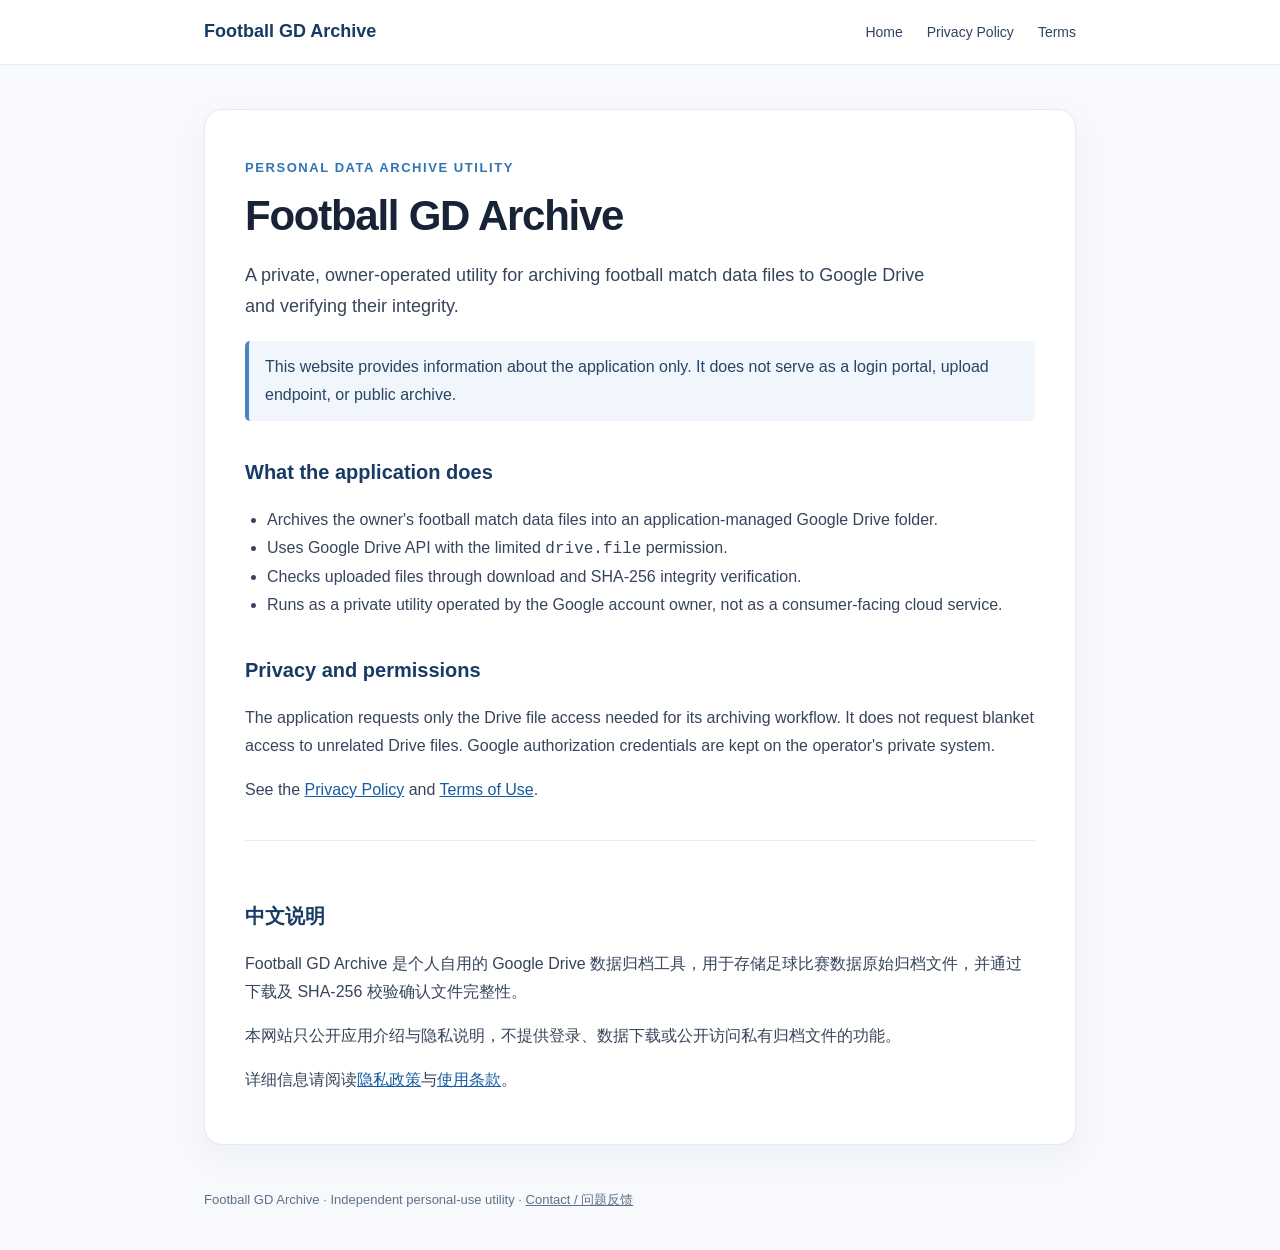
<file: index.html>
<!doctype html>
<html lang="en">
<head>
<meta charset="utf-8"><meta name="viewport" content="width=device-width,initial-scale=1">
<meta name="description" content="Information about Football GD Archive, a private Google Drive archival utility.">
<title>Home | Football GD Archive</title>
<link rel="stylesheet" href="/assets/site.css">
</head>
<body><header><nav><a class="brand" href="/">Football GD Archive</a><a href="/">Home</a><a href="/privacy.html">Privacy Policy</a><a href="/terms.html">Terms</a></nav></header>
<main><article>
<p class="eyebrow">Personal data archive utility</p>
<h1>Football GD Archive</h1>
<p class="lead">A private, owner-operated utility for archiving football match data files to Google Drive and verifying their integrity.</p>
<div class="notice">This website provides information about the application only. It does not serve as a login portal, upload endpoint, or public archive.</div>
<h2>What the application does</h2>
<ul>
<li>Archives the owner's football match data files into an application-managed Google Drive folder.</li>
<li>Uses Google Drive API with the limited <code>drive.file</code> permission.</li>
<li>Checks uploaded files through download and SHA-256 integrity verification.</li>
<li>Runs as a private utility operated by the Google account owner, not as a consumer-facing cloud service.</li>
</ul>
<h2>Privacy and permissions</h2>
<p>The application requests only the Drive file access needed for its archiving workflow. It does not request blanket access to unrelated Drive files. Google authorization credentials are kept on the operator's private system.</p>
<p>See the <a href="/privacy.html">Privacy Policy</a> and <a href="/terms.html">Terms of Use</a>.</p>
<section class="language" lang="zh-CN">
<h2>中文说明</h2>
<p>Football GD Archive 是个人自用的 Google Drive 数据归档工具，用于存储足球比赛数据原始归档文件，并通过下载及 SHA-256 校验确认文件完整性。</p>
<p>本网站只公开应用介绍与隐私说明，不提供登录、数据下载或公开访问私有归档文件的功能。</p>
<p>详细信息请阅读<a href="/privacy.html">隐私政策</a>与<a href="/terms.html">使用条款</a>。</p>
</section>
</article></main><footer>Football GD Archive · Independent personal-use utility · <a href="https://github.com/zujianjishuku/zujianjishuku.github.io/issues">Contact / 问题反馈</a></footer></body></html>
</file>
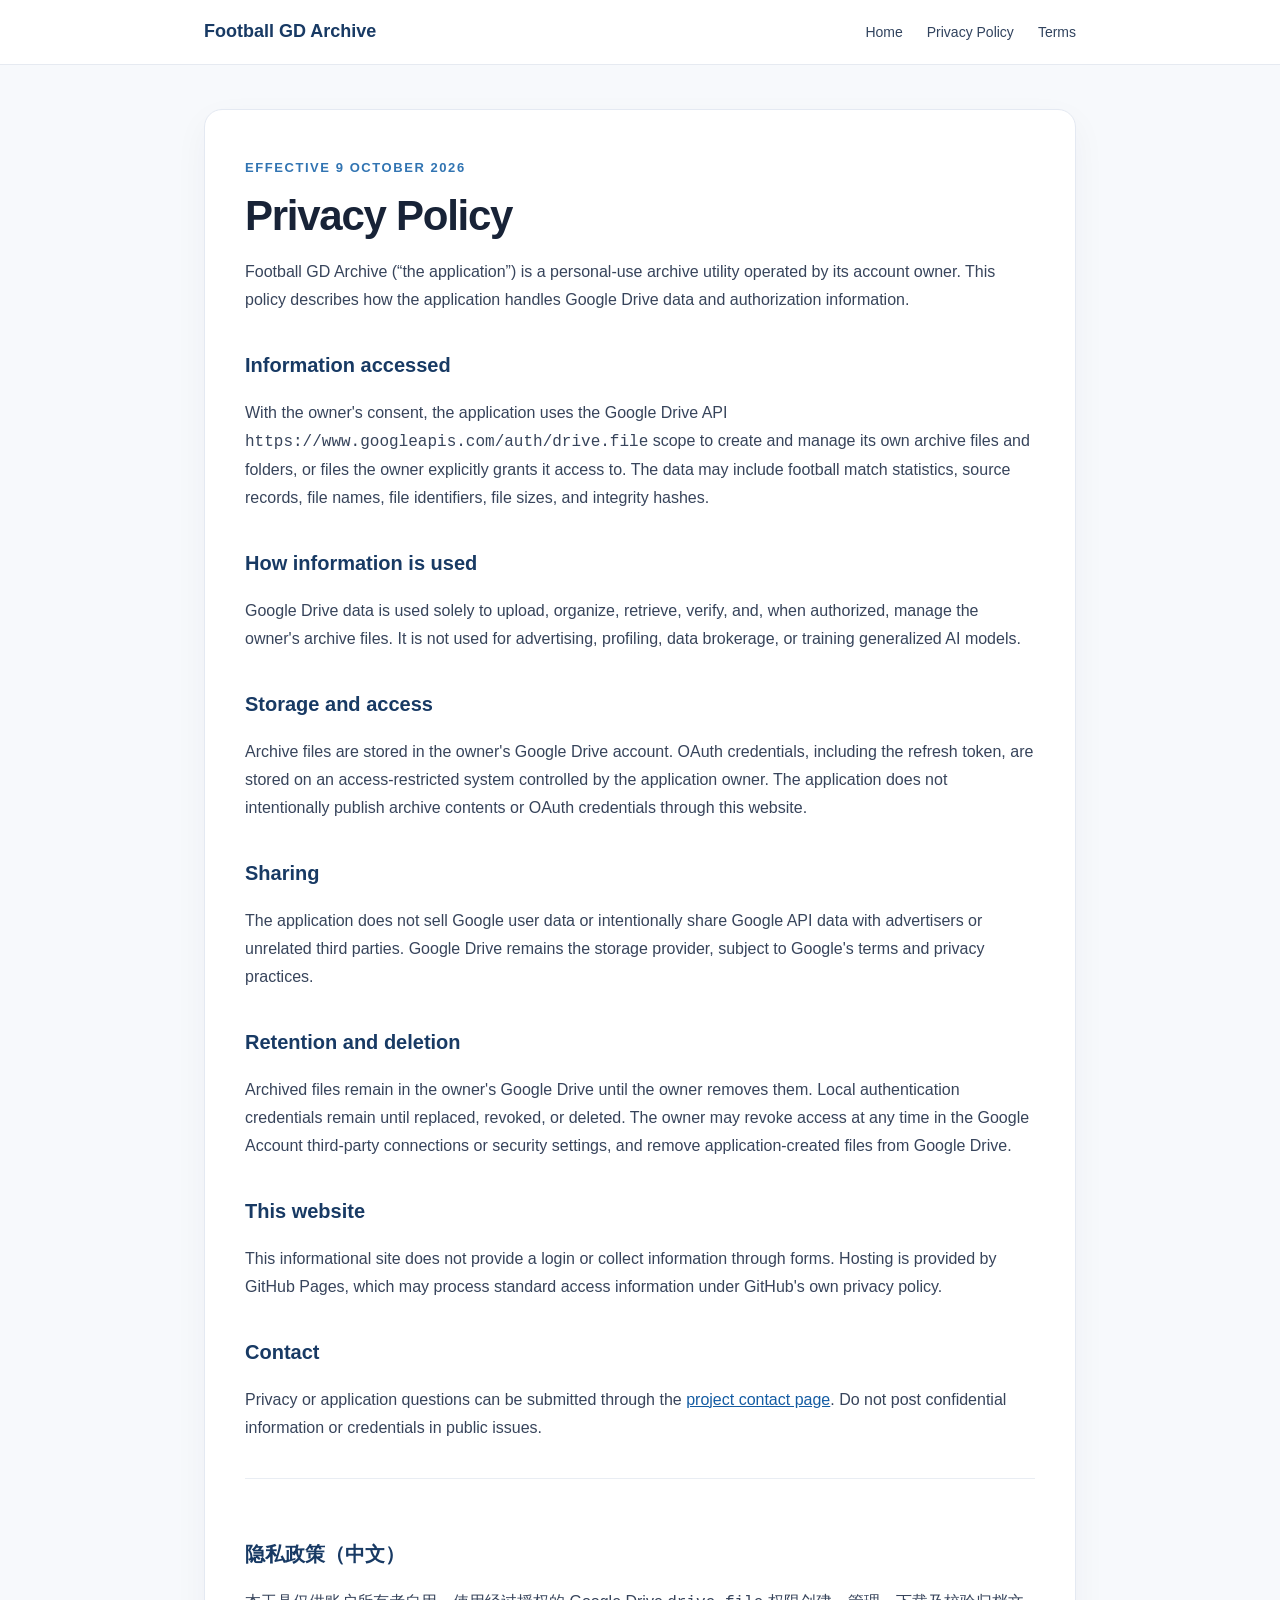
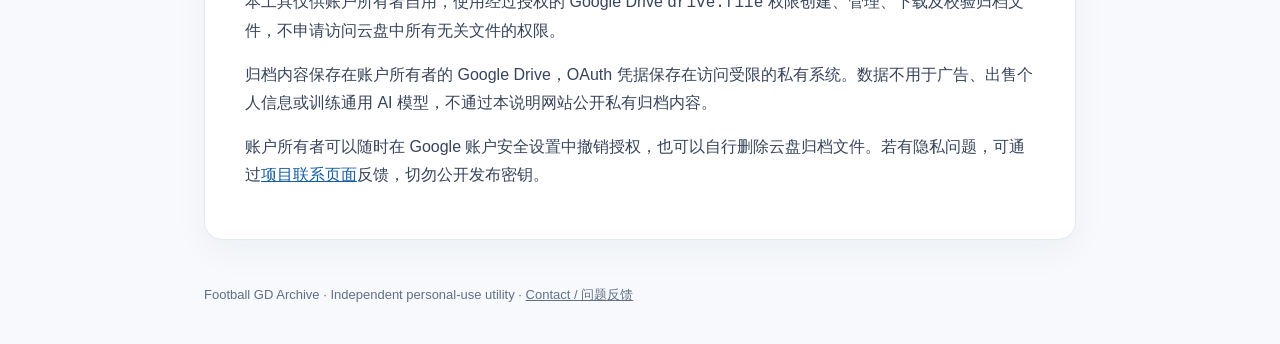
<file: privacy.html>
<!doctype html>
<html lang="en">
<head>
<meta charset="utf-8"><meta name="viewport" content="width=device-width,initial-scale=1">
<meta name="description" content="How Football GD Archive accesses, uses, stores, and protects Google Drive data.">
<title>Privacy Policy | Football GD Archive</title>
<link rel="stylesheet" href="/assets/site.css">
</head>
<body><header><nav><a class="brand" href="/">Football GD Archive</a><a href="/">Home</a><a href="/privacy.html">Privacy Policy</a><a href="/terms.html">Terms</a></nav></header>
<main><article>
<p class="eyebrow">Effective 9 October 2026</p>
<h1>Privacy Policy</h1>
<p>Football GD Archive (“the application”) is a personal-use archive utility operated by its account owner. This policy describes how the application handles Google Drive data and authorization information.</p>
<h2>Information accessed</h2>
<p>With the owner's consent, the application uses the Google Drive API <code>https://www.googleapis.com/auth/drive.file</code> scope to create and manage its own archive files and folders, or files the owner explicitly grants it access to. The data may include football match statistics, source records, file names, file identifiers, file sizes, and integrity hashes.</p>
<h2>How information is used</h2>
<p>Google Drive data is used solely to upload, organize, retrieve, verify, and, when authorized, manage the owner's archive files. It is not used for advertising, profiling, data brokerage, or training generalized AI models.</p>
<h2>Storage and access</h2>
<p>Archive files are stored in the owner's Google Drive account. OAuth credentials, including the refresh token, are stored on an access-restricted system controlled by the application owner. The application does not intentionally publish archive contents or OAuth credentials through this website.</p>
<h2>Sharing</h2>
<p>The application does not sell Google user data or intentionally share Google API data with advertisers or unrelated third parties. Google Drive remains the storage provider, subject to Google's terms and privacy practices.</p>
<h2>Retention and deletion</h2>
<p>Archived files remain in the owner's Google Drive until the owner removes them. Local authentication credentials remain until replaced, revoked, or deleted. The owner may revoke access at any time in the Google Account third-party connections or security settings, and remove application-created files from Google Drive.</p>
<h2>This website</h2>
<p>This informational site does not provide a login or collect information through forms. Hosting is provided by GitHub Pages, which may process standard access information under GitHub's own privacy policy.</p>
<h2>Contact</h2>
<p>Privacy or application questions can be submitted through the <a href="https://github.com/zujianjishuku/zujianjishuku.github.io/issues">project contact page</a>. Do not post confidential information or credentials in public issues.</p>
<section class="language" lang="zh-CN">
<h2>隐私政策（中文）</h2>
<p>本工具仅供账户所有者自用，使用经过授权的 Google Drive <code>drive.file</code> 权限创建、管理、下载及校验归档文件，不申请访问云盘中所有无关文件的权限。</p>
<p>归档内容保存在账户所有者的 Google Drive，OAuth 凭据保存在访问受限的私有系统。数据不用于广告、出售个人信息或训练通用 AI 模型，不通过本说明网站公开私有归档内容。</p>
<p>账户所有者可以随时在 Google 账户安全设置中撤销授权，也可以自行删除云盘归档文件。若有隐私问题，可通过<a href="https://github.com/zujianjishuku/zujianjishuku.github.io/issues">项目联系页面</a>反馈，切勿公开发布密钥。</p>
</section>
</article></main><footer>Football GD Archive · Independent personal-use utility · <a href="https://github.com/zujianjishuku/zujianjishuku.github.io/issues">Contact / 问题反馈</a></footer></body></html>
</file>
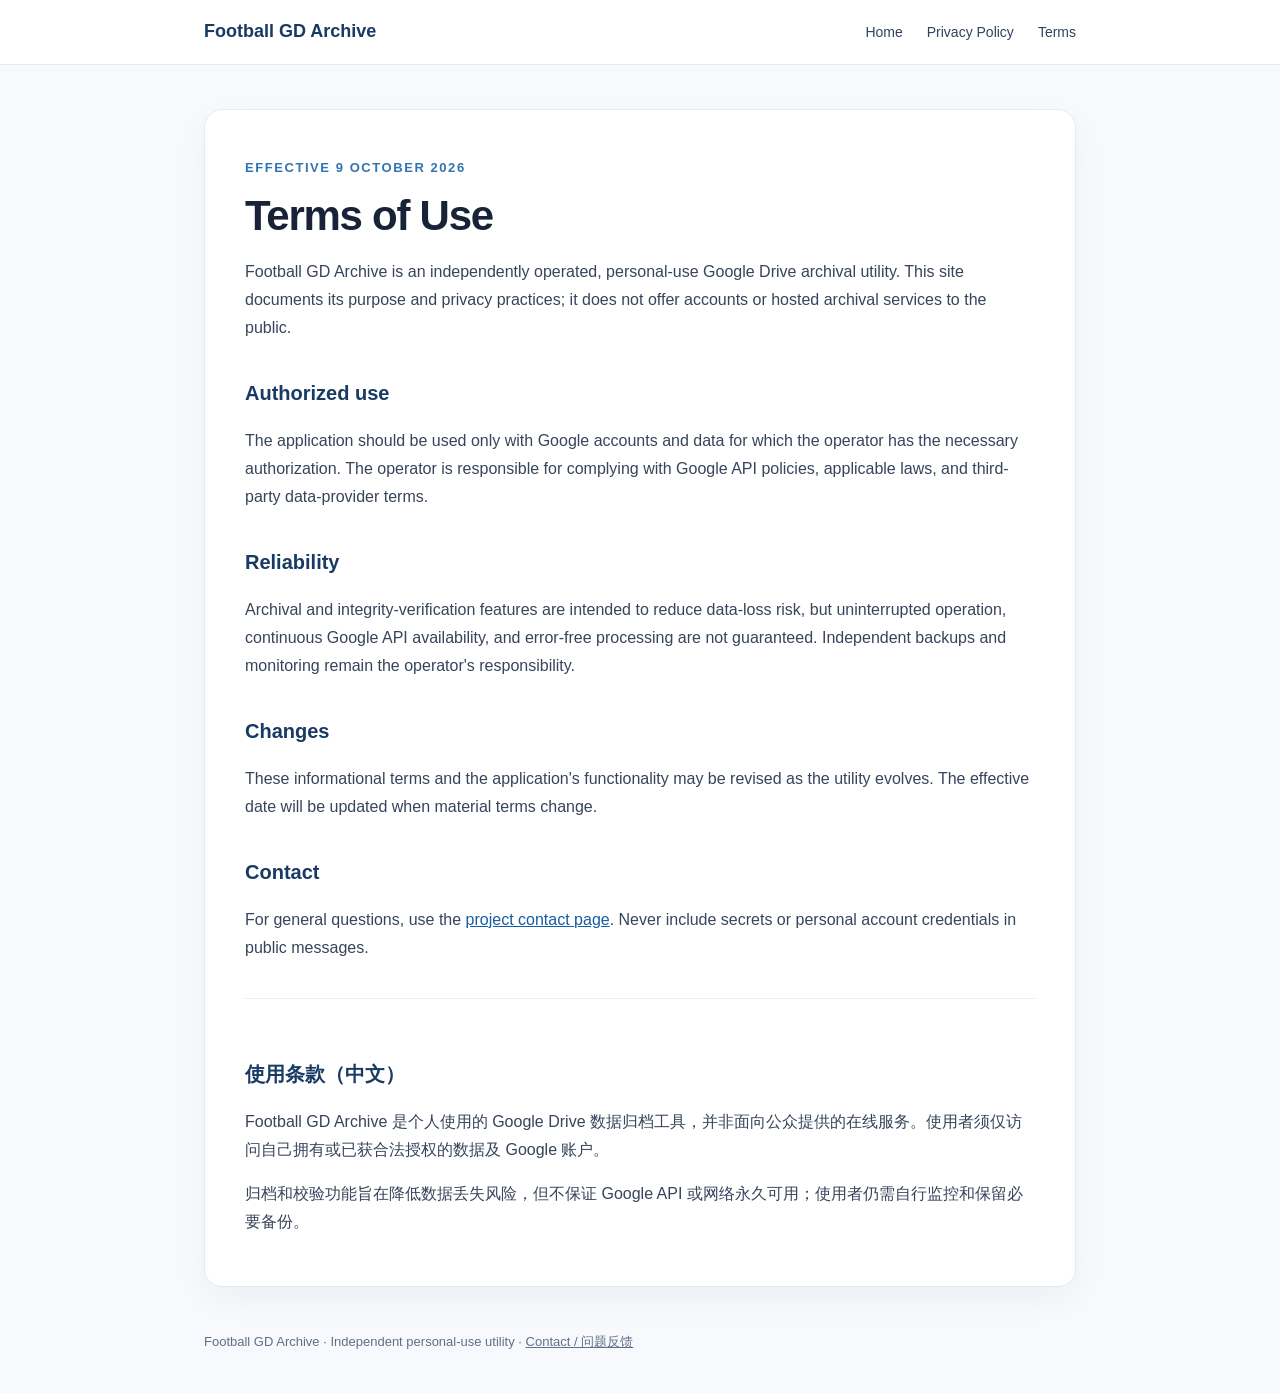
<file: terms.html>
<!doctype html>
<html lang="en">
<head>
<meta charset="utf-8"><meta name="viewport" content="width=device-width,initial-scale=1">
<meta name="description" content="Terms for the private Football GD Archive utility and its public information pages.">
<title>Terms of Use | Football GD Archive</title>
<link rel="stylesheet" href="/assets/site.css">
</head>
<body><header><nav><a class="brand" href="/">Football GD Archive</a><a href="/">Home</a><a href="/privacy.html">Privacy Policy</a><a href="/terms.html">Terms</a></nav></header>
<main><article>
<p class="eyebrow">Effective 9 October 2026</p>
<h1>Terms of Use</h1>
<p>Football GD Archive is an independently operated, personal-use Google Drive archival utility. This site documents its purpose and privacy practices; it does not offer accounts or hosted archival services to the public.</p>
<h2>Authorized use</h2>
<p>The application should be used only with Google accounts and data for which the operator has the necessary authorization. The operator is responsible for complying with Google API policies, applicable laws, and third-party data-provider terms.</p>
<h2>Reliability</h2>
<p>Archival and integrity-verification features are intended to reduce data-loss risk, but uninterrupted operation, continuous Google API availability, and error-free processing are not guaranteed. Independent backups and monitoring remain the operator's responsibility.</p>
<h2>Changes</h2>
<p>These informational terms and the application's functionality may be revised as the utility evolves. The effective date will be updated when material terms change.</p>
<h2>Contact</h2>
<p>For general questions, use the <a href="https://github.com/zujianjishuku/zujianjishuku.github.io/issues">project contact page</a>. Never include secrets or personal account credentials in public messages.</p>
<section class="language" lang="zh-CN">
<h2>使用条款（中文）</h2>
<p>Football GD Archive 是个人使用的 Google Drive 数据归档工具，并非面向公众提供的在线服务。使用者须仅访问自己拥有或已获合法授权的数据及 Google 账户。</p>
<p>归档和校验功能旨在降低数据丢失风险，但不保证 Google API 或网络永久可用；使用者仍需自行监控和保留必要备份。</p>
</section>
</article></main><footer>Football GD Archive · Independent personal-use utility · <a href="https://github.com/zujianjishuku/zujianjishuku.github.io/issues">Contact / 问题反馈</a></footer></body></html>
</file>
<file: assets/site.css>
:root{color-scheme:light;font-family:-apple-system,BlinkMacSystemFont,"Segoe UI",Roboto,"Noto Sans SC",sans-serif;background:#f7f9fc;color:#182337}*{box-sizing:border-box}body{margin:0;line-height:1.75}header{background:#fff;border-bottom:1px solid #e6eaf1}nav{max-width:920px;margin:auto;padding:16px 24px;display:flex;gap:24px;align-items:center;flex-wrap:wrap}nav a{color:#31435e;text-decoration:none;font-size:14px}nav .brand{font-size:18px;font-weight:750;color:#183a64;margin-right:auto}nav a:hover,a:hover{text-decoration:underline}main{max-width:920px;margin:44px auto;padding:0 24px}article{background:#fff;border:1px solid #e4e9f2;border-radius:18px;padding:34px 40px;box-shadow:0 12px 35px rgba(25,47,75,.045)}h1{font-size:clamp(29px,4.8vw,42px);line-height:1.2;margin:0 0 16px;letter-spacing:-.03em}h2{font-size:20px;color:#183a64;margin:34px 0 8px}p,li{font-size:16px;color:#37445b}ul{padding-left:22px}a{color:#145ca3}.eyebrow{font-size:13px;letter-spacing:.12em;color:#3174b2;text-transform:uppercase;font-weight:700;margin-bottom:12px}.lead{font-size:18px;max-width:690px}.notice{background:#f1f6fc;border-left:4px solid #4684c3;border-radius:5px;padding:12px 16px;color:#294462}.language{border-top:1px solid #e9edf3;margin-top:36px;padding-top:24px}footer{max-width:920px;margin:0 auto 40px;padding:0 24px;color:#607087;font-size:13px}footer a{color:inherit}@media(max-width:560px){article{padding:24px 20px}main{margin:24px auto}nav{gap:14px}nav .brand{width:100%}}
</file>
